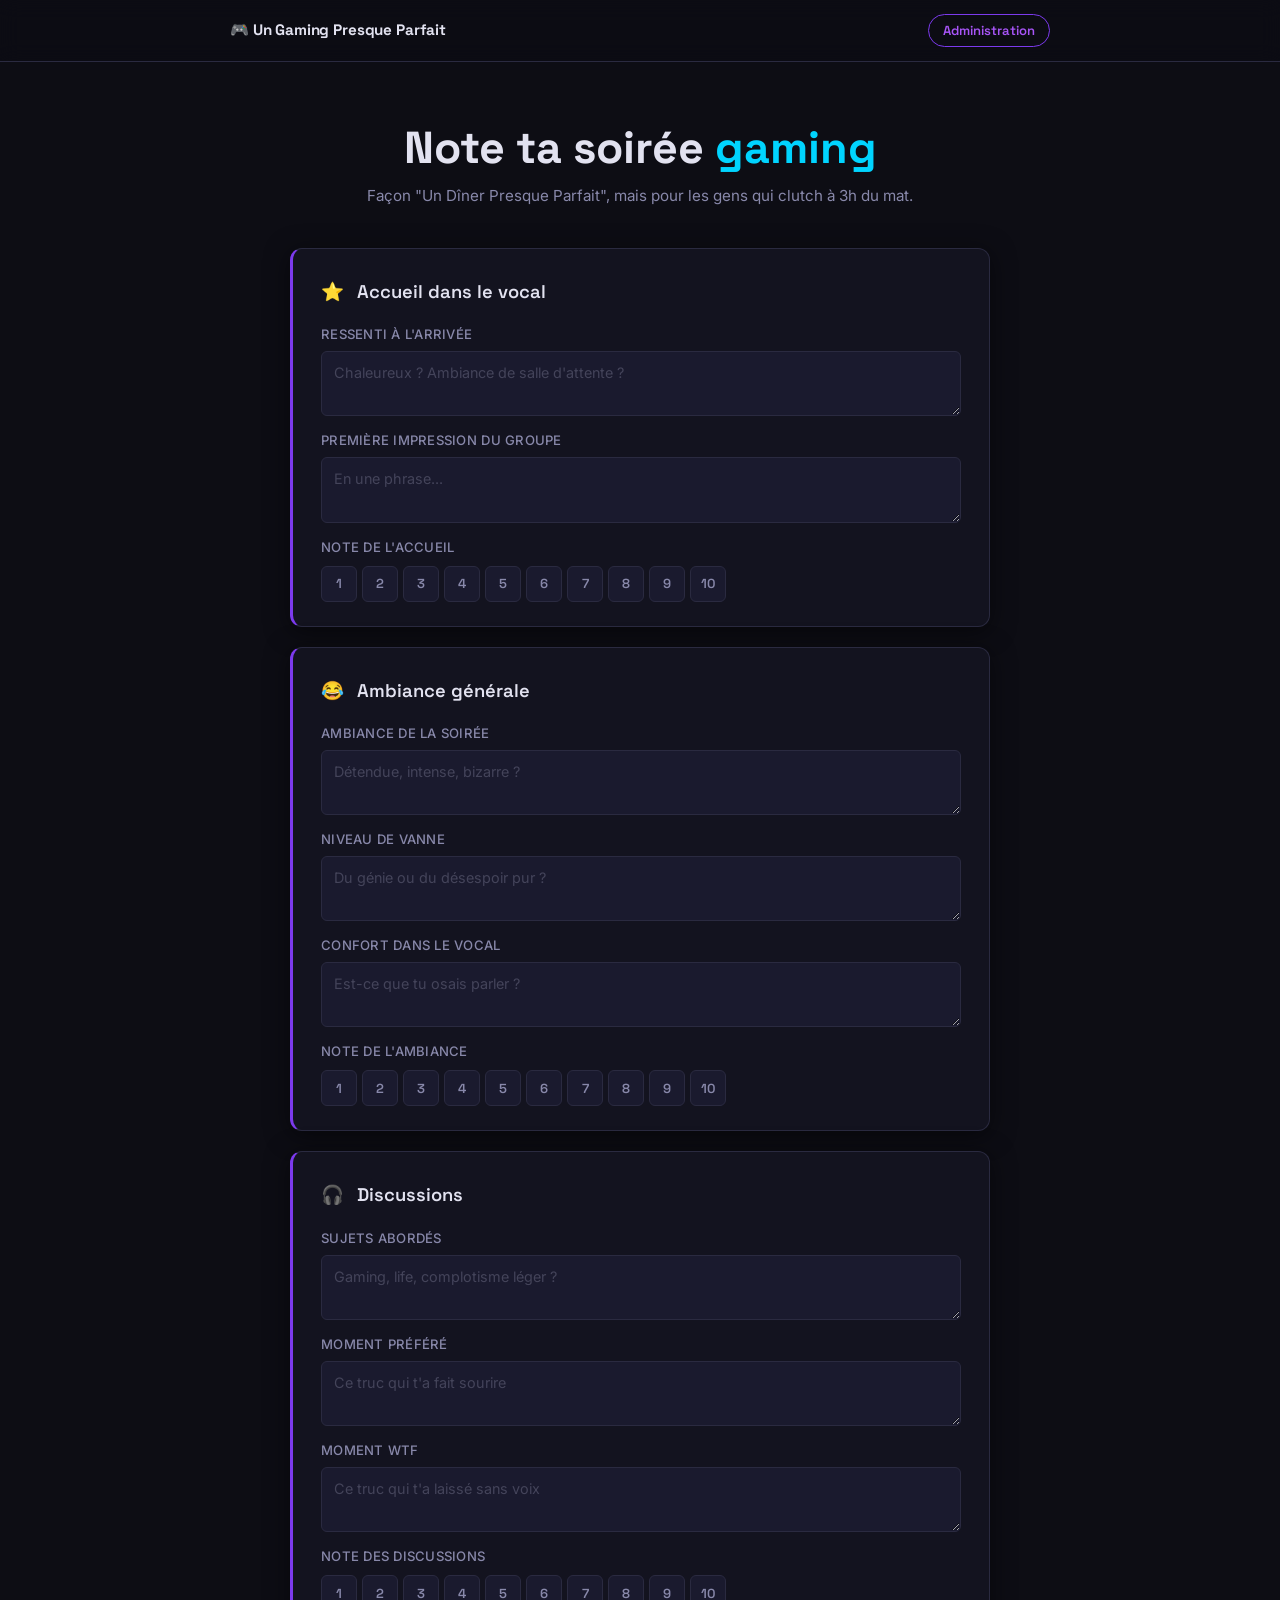
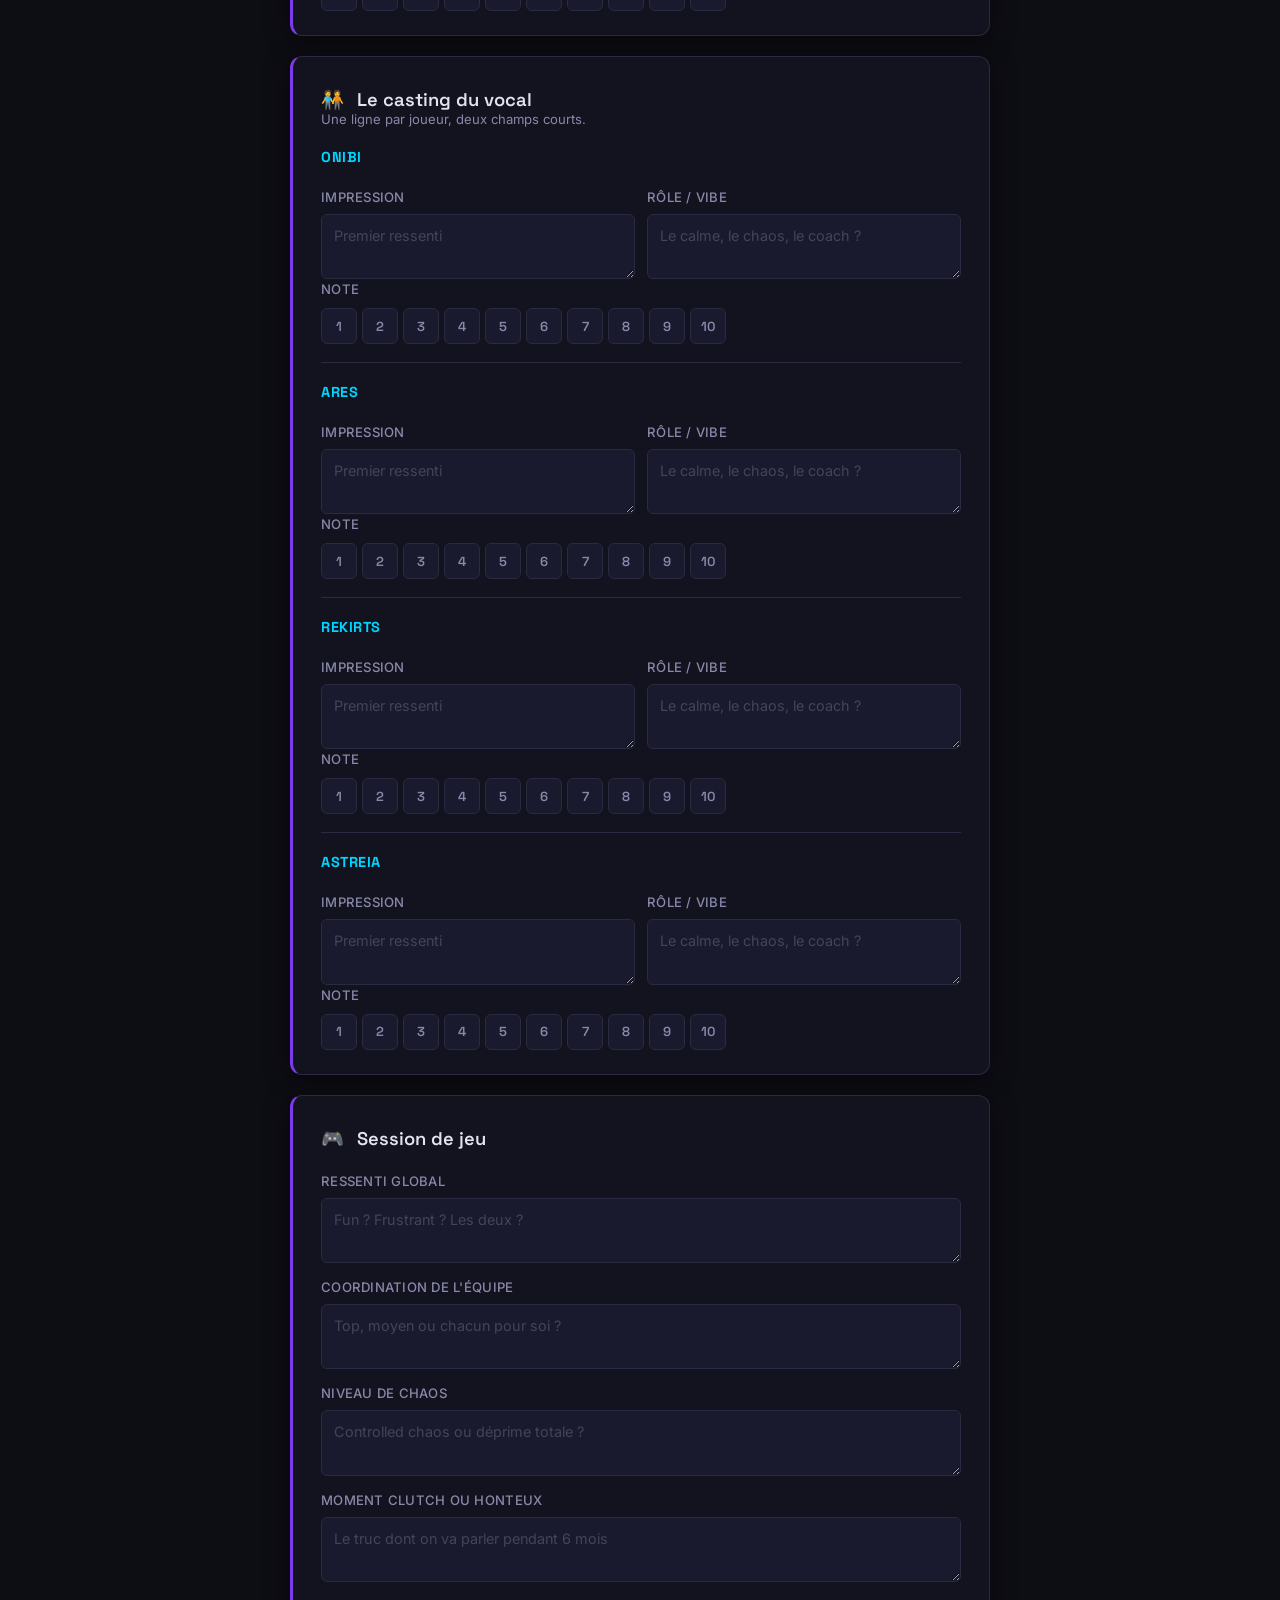
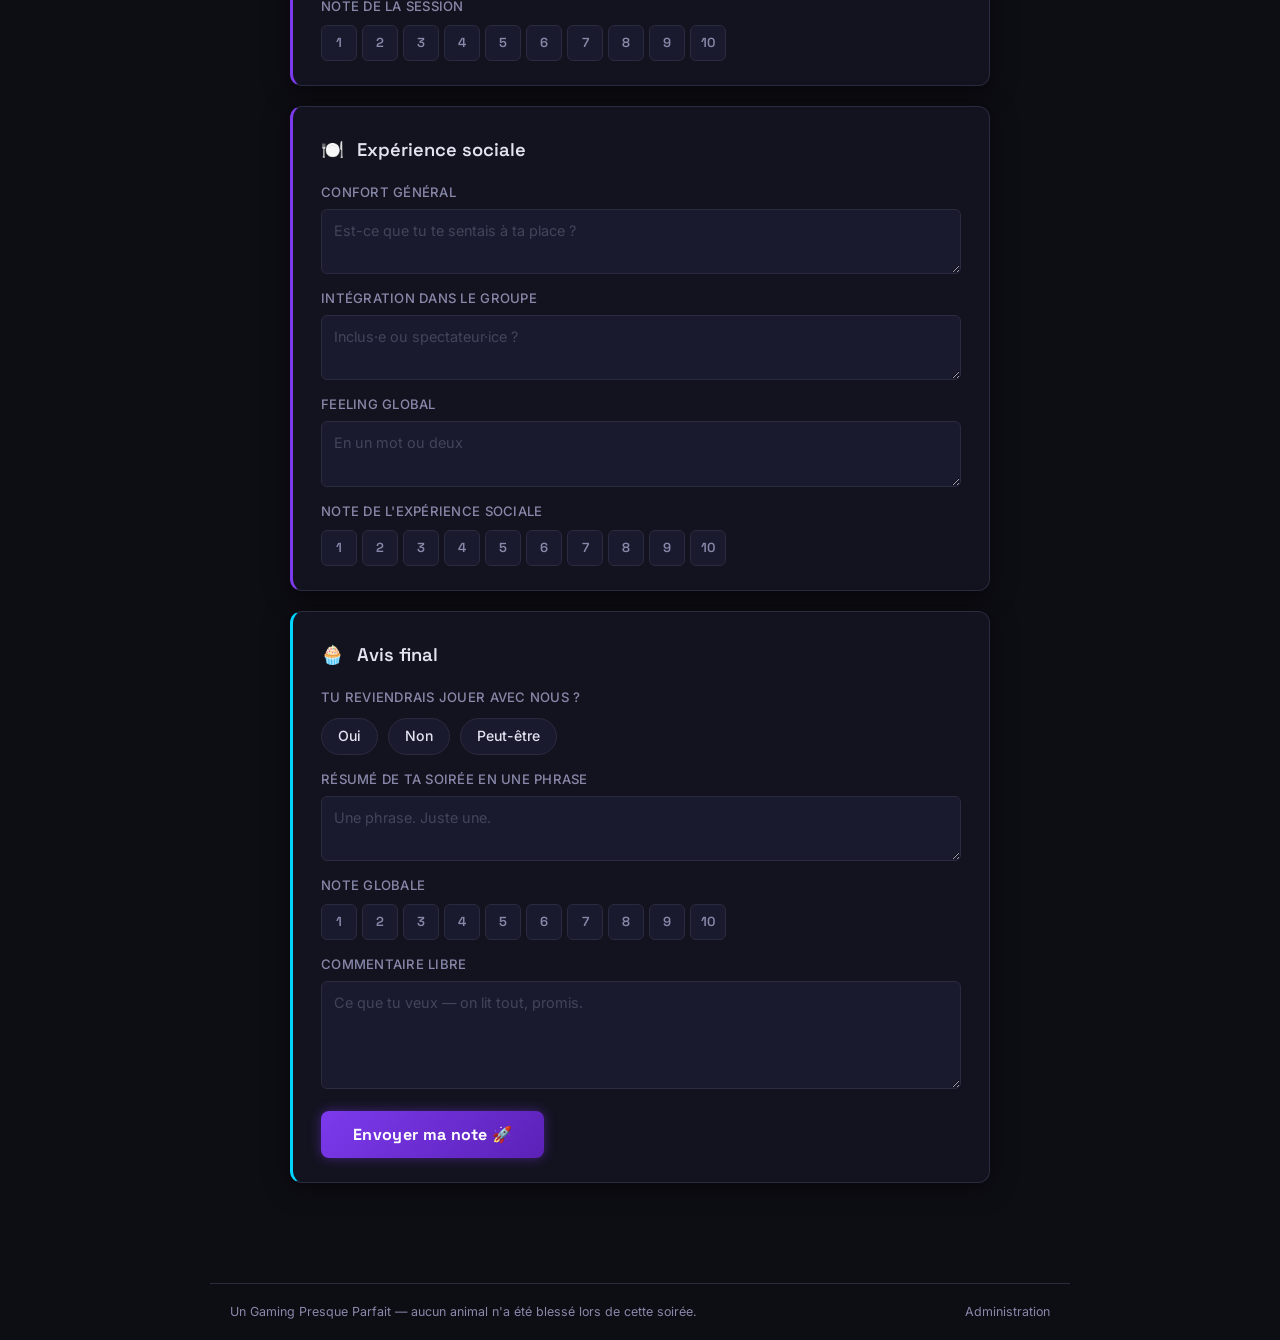
<file: index.html>
<!DOCTYPE html>
<html lang="fr">
<head>
  <meta charset="UTF-8" />
  <meta name="viewport" content="width=device-width, initial-scale=1.0" />
  <title>Un Gaming Presque Parfait</title>
  <link rel="stylesheet" href="style.css" />
</head>
<body>

  <!-- HEADER -->
  <header class="site-header">
    <div class="header-inner">
      <span class="logo">🎮 Un Gaming Presque Parfait</span>
      <a href="admin.html" class="btn-admin">Administration</a>
    </div>
  </header>

  <!-- HERO -->
  <section class="hero">
    <h1>Note ta soirée <span class="accent">gaming</span></h1>
    <p>Façon "Un Dîner Presque Parfait", mais pour les gens qui clutch à 3h du mat.</p>
  </section>

  <!-- FORM -->
  <main class="container">
    <form id="gamingForm">

      <!-- 1. ACCUEIL -->
      <div class="card">
        <h2><span class="section-icon">⭐</span> Accueil dans le vocal</h2>
        <div class="fields">
          <label>Ressenti à l'arrivée
            <textarea name="accueil_ressenti" placeholder="Chaleureux ? Ambiance de salle d'attente ?"></textarea>
          </label>
          <label>Première impression du groupe
            <textarea name="accueil_impression" placeholder="En une phrase..."></textarea>
          </label>
          <label class="note-label">Note de l'accueil
            <div class="rating-group" data-name="note_accueil"></div>
          </label>
        </div>
      </div>

      <!-- 2. AMBIANCE -->
      <div class="card">
        <h2><span class="section-icon">😂</span> Ambiance générale</h2>
        <div class="fields">
          <label>Ambiance de la soirée
            <textarea name="ambiance_ambiance" placeholder="Détendue, intense, bizarre ?"></textarea>
          </label>
          <label>Niveau de vanne
            <textarea name="ambiance_vannes" placeholder="Du génie ou du désespoir pur ?"></textarea>
          </label>
          <label>Confort dans le vocal
            <textarea name="ambiance_confort" placeholder="Est-ce que tu osais parler ?"></textarea>
          </label>
          <label class="note-label">Note de l'ambiance
            <div class="rating-group" data-name="note_ambiance"></div>
          </label>
        </div>
      </div>

      <!-- 3. DISCUSSIONS -->
      <div class="card">
        <h2><span class="section-icon">🎧</span> Discussions</h2>
        <div class="fields">
          <label>Sujets abordés
            <textarea name="disc_sujets" placeholder="Gaming, life, complotisme léger ?"></textarea>
          </label>
          <label>Moment préféré
            <textarea name="disc_moment_top" placeholder="Ce truc qui t'a fait sourire"></textarea>
          </label>
          <label>Moment WTF
            <textarea name="disc_moment_wtf" placeholder="Ce truc qui t'a laissé sans voix"></textarea>
          </label>
          <label class="note-label">Note des discussions
            <div class="rating-group" data-name="note_discussions"></div>
          </label>
        </div>
      </div>

      <!-- 4. CASTING -->
      <div class="card">
        <h2><span class="section-icon">🧑‍🤝‍🧑</span> Le casting du vocal</h2>
        <p class="card-subtitle">Une ligne par joueur, deux champs courts.</p>

        <!-- Onibi -->
        <div class="player-block">
          <h3 class="player-name">Onibi</h3>
          <div class="fields fields--row">
            <label>Impression
              <textarea name="onibi_impression" rows="2" placeholder="Premier ressenti"></textarea>
            </label>
            <label>Rôle / vibe
              <textarea name="onibi_vibe" rows="2" placeholder="Le calme, le chaos, le coach ?"></textarea>
            </label>
          </div>
          <label class="note-label">Note
            <div class="rating-group" data-name="note_onibi"></div>
          </label>
        </div>

        <!-- Ares -->
        <div class="player-block">
          <h3 class="player-name">Ares</h3>
          <div class="fields fields--row">
            <label>Impression
              <textarea name="ares_impression" rows="2" placeholder="Premier ressenti"></textarea>
            </label>
            <label>Rôle / vibe
              <textarea name="ares_vibe" rows="2" placeholder="Le calme, le chaos, le coach ?"></textarea>
            </label>
          </div>
          <label class="note-label">Note
            <div class="rating-group" data-name="note_ares"></div>
          </label>
        </div>

        <!-- Rekirts -->
        <div class="player-block">
          <h3 class="player-name">Rekirts</h3>
          <div class="fields fields--row">
            <label>Impression
              <textarea name="rekirts_impression" rows="2" placeholder="Premier ressenti"></textarea>
            </label>
            <label>Rôle / vibe
              <textarea name="rekirts_vibe" rows="2" placeholder="Le calme, le chaos, le coach ?"></textarea>
            </label>
          </div>
          <label class="note-label">Note
            <div class="rating-group" data-name="note_rekirts"></div>
          </label>
        </div>

        <!-- Astreia -->
        <div class="player-block">
          <h3 class="player-name">Astreia</h3>
          <div class="fields fields--row">
            <label>Impression
              <textarea name="astreia_impression" rows="2" placeholder="Premier ressenti"></textarea>
            </label>
            <label>Rôle / vibe
              <textarea name="astreia_vibe" rows="2" placeholder="Le calme, le chaos, le coach ?"></textarea>
            </label>
          </div>
          <label class="note-label">Note
            <div class="rating-group" data-name="note_astreia"></div>
          </label>
        </div>
      </div>

      <!-- 5. SESSION DE JEU -->
      <div class="card">
        <h2><span class="section-icon">🎮</span> Session de jeu</h2>
        <div class="fields">
          <label>Ressenti global
            <textarea name="jeu_ressenti" placeholder="Fun ? Frustrant ? Les deux ?"></textarea>
          </label>
          <label>Coordination de l'équipe
            <textarea name="jeu_coordination" placeholder="Top, moyen ou chacun pour soi ?"></textarea>
          </label>
          <label>Niveau de chaos
            <textarea name="jeu_chaos" placeholder="Controlled chaos ou déprime totale ?"></textarea>
          </label>
          <label>Moment clutch ou honteux
            <textarea name="jeu_moment" placeholder="Le truc dont on va parler pendant 6 mois"></textarea>
          </label>
          <label class="note-label">Note de la session
            <div class="rating-group" data-name="note_jeu"></div>
          </label>
        </div>
      </div>

      <!-- 6. EXPÉRIENCE SOCIALE -->
      <div class="card">
        <h2><span class="section-icon">🍽️</span> Expérience sociale</h2>
        <div class="fields">
          <label>Confort général
            <textarea name="social_confort" placeholder="Est-ce que tu te sentais à ta place ?"></textarea>
          </label>
          <label>Intégration dans le groupe
            <textarea name="social_integration" placeholder="Inclus·e ou spectateur·ice ?"></textarea>
          </label>
          <label>Feeling global
            <textarea name="social_feeling" placeholder="En un mot ou deux"></textarea>
          </label>
          <label class="note-label">Note de l'expérience sociale
            <div class="rating-group" data-name="note_social"></div>
          </label>
        </div>
      </div>

      <!-- 7. AVIS FINAL -->
      <div class="card card--final">
        <h2><span class="section-icon">🧁</span> Avis final</h2>
        <div class="fields">

          <label class="note-label">Tu reviendrais jouer avec nous ?
            <div class="radio-group">
              <label class="radio-option"><input type="radio" name="retour" value="Oui" required /><span>Oui</span></label>
              <label class="radio-option"><input type="radio" name="retour" value="Non" /><span>Non</span></label>
              <label class="radio-option"><input type="radio" name="retour" value="Peut-être" /><span>Peut-être</span></label>
            </div>
          </label>

          <label>Résumé de ta soirée en une phrase
            <textarea name="resume" placeholder="Une phrase. Juste une."></textarea>
          </label>

          <label class="note-label">Note globale
            <div class="rating-group" data-name="note_globale"></div>
          </label>

          <label>Commentaire libre
            <textarea name="commentaire" rows="4" placeholder="Ce que tu veux — on lit tout, promis."></textarea>
          </label>

        </div>

        <button type="submit" class="btn-submit">Envoyer ma note 🚀</button>
      </div>

    </form>

    <!-- SUCCESS MESSAGE -->
    <div id="successMsg" class="success-msg hidden">
      <span class="success-icon">✅</span>
      <p>Note enregistrée. On t'a vu noter un <strong id="globalScore"></strong>/10.</p>
      <a href="index.html" class="btn-back">Nouvelle réponse</a>
    </div>

  </main>

  <!-- FOOTER -->
  <footer class="site-footer">
    <span>Un Gaming Presque Parfait &mdash; aucun animal n'a été blessé lors de cette soirée.</span>
    <a href="admin.html">Administration</a>
  </footer>

  <script src="script.js"></script>
</body>
</html>
</file>
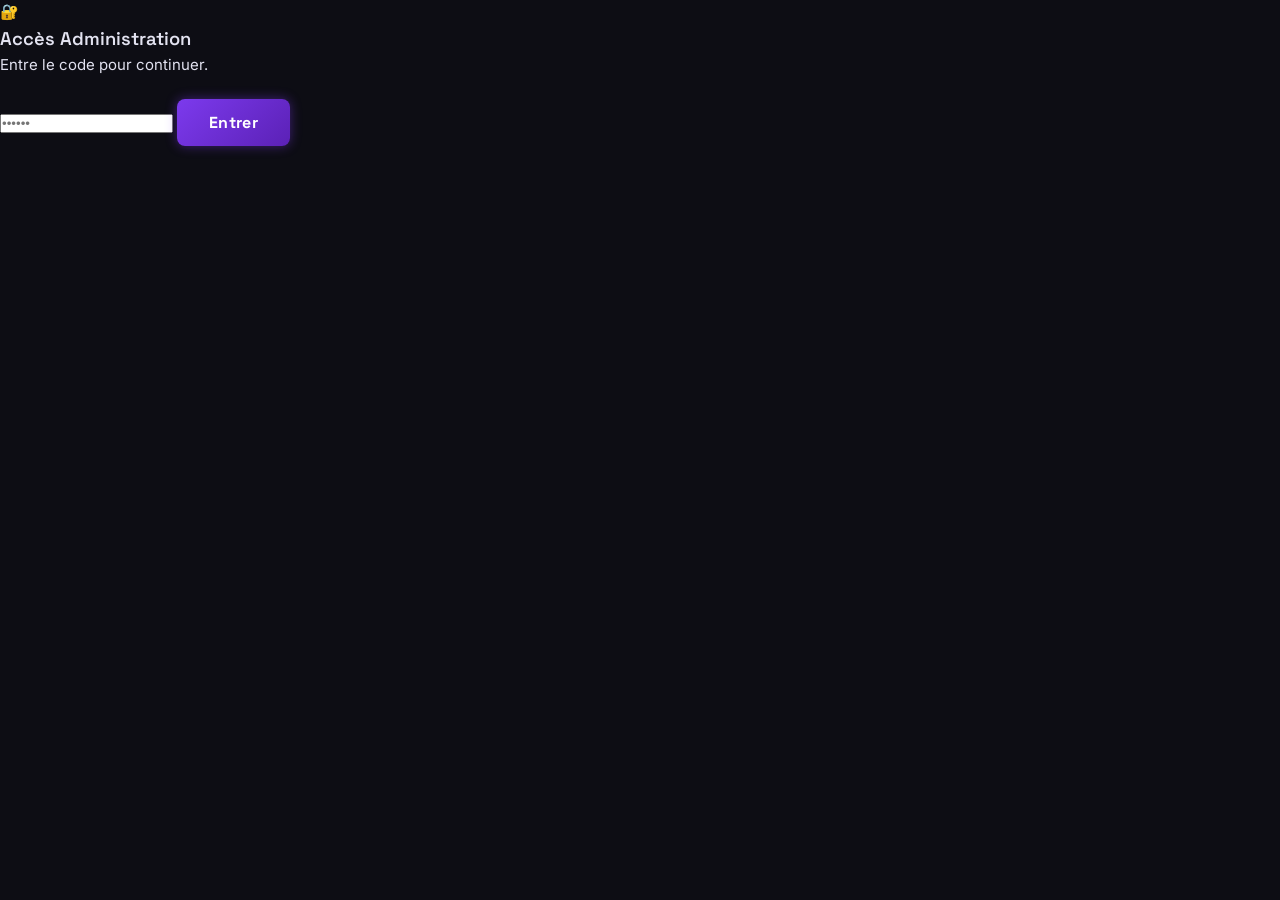
<file: admin (1).html>
<!DOCTYPE html>
<html lang="fr">
<head>
  <meta charset="UTF-8" />
  <meta name="viewport" content="width=device-width, initial-scale=1.0" />
  <title>Admin — Un Gaming Presque Parfait</title>
  <link rel="stylesheet" href="style.css" />
</head>
<body class="admin-page">

  <!-- ── ÉCRAN DE CODE D'ACCÈS ────────────────────────────── -->
  <div id="adminGate" class="gate-overlay">
    <div class="gate-box">
      <div class="gate-icon">🔐</div>
      <h2>Accès Administration</h2>
      <p>Entre le code pour continuer.</p>
      <div class="gate-input-wrap">
        <input type="password" id="gateInput" class="gate-input" placeholder="••••••" maxlength="20" autocomplete="off" />
        <button id="gateBtn" class="btn-submit">Entrer</button>
      </div>
      <p id="gateError" class="gate-error hidden">Code incorrect. Réessaie.</p>
    </div>
  </div>

  <!-- CONTENU ADMIN (masqué jusqu'au bon code) -->
  <div id="adminContent" class="hidden">

  <!-- HEADER -->
  <header class="site-header">
    <div class="header-inner">
      <span class="logo">🎮 Un Gaming Presque Parfait</span>
      <a href="index.html" class="btn-admin">← Questionnaire</a>
    </div>
  </header>

  <main class="container">
    <div class="admin-header">
      <h1>Administration <span class="accent">des réponses</span></h1>
      <p class="admin-subtitle">Toutes les notes reçues, moyennes automatiques.</p>
    </div>

    <!-- STATS GLOBALES -->
    <div class="stats-grid" id="statsGrid">
      <!-- Rempli par JS -->
    </div>

    <!-- LISTE DES RÉPONSES -->
    <div class="responses-header">
      <h2>Réponses individuelles</h2>
      <span id="responseCount" class="badge">0 réponse</span>
    </div>

    <div id="responsesList" class="responses-list">
      <!-- Rempli par JS -->
    </div>

    <!-- ÉTAT VIDE -->
    <div id="emptyState" class="empty-state hidden">
      <span class="empty-icon">🎮</span>
      <p>Aucune réponse pour l'instant.<br />Partagez le questionnaire.</p>
      <a href="index.html" class="btn-submit">Remplir le questionnaire</a>
    </div>

  </main>

  <!-- FOOTER -->
  <footer class="site-footer">
    <span>Un Gaming Presque Parfait &mdash; aucun animal n'a été blessé lors de cette soirée.</span>
    <a href="index.html">Questionnaire</a>
  </footer>

  </div><!-- /adminContent -->

  <script src="script.js"></script>
</body>
</html>
</file>
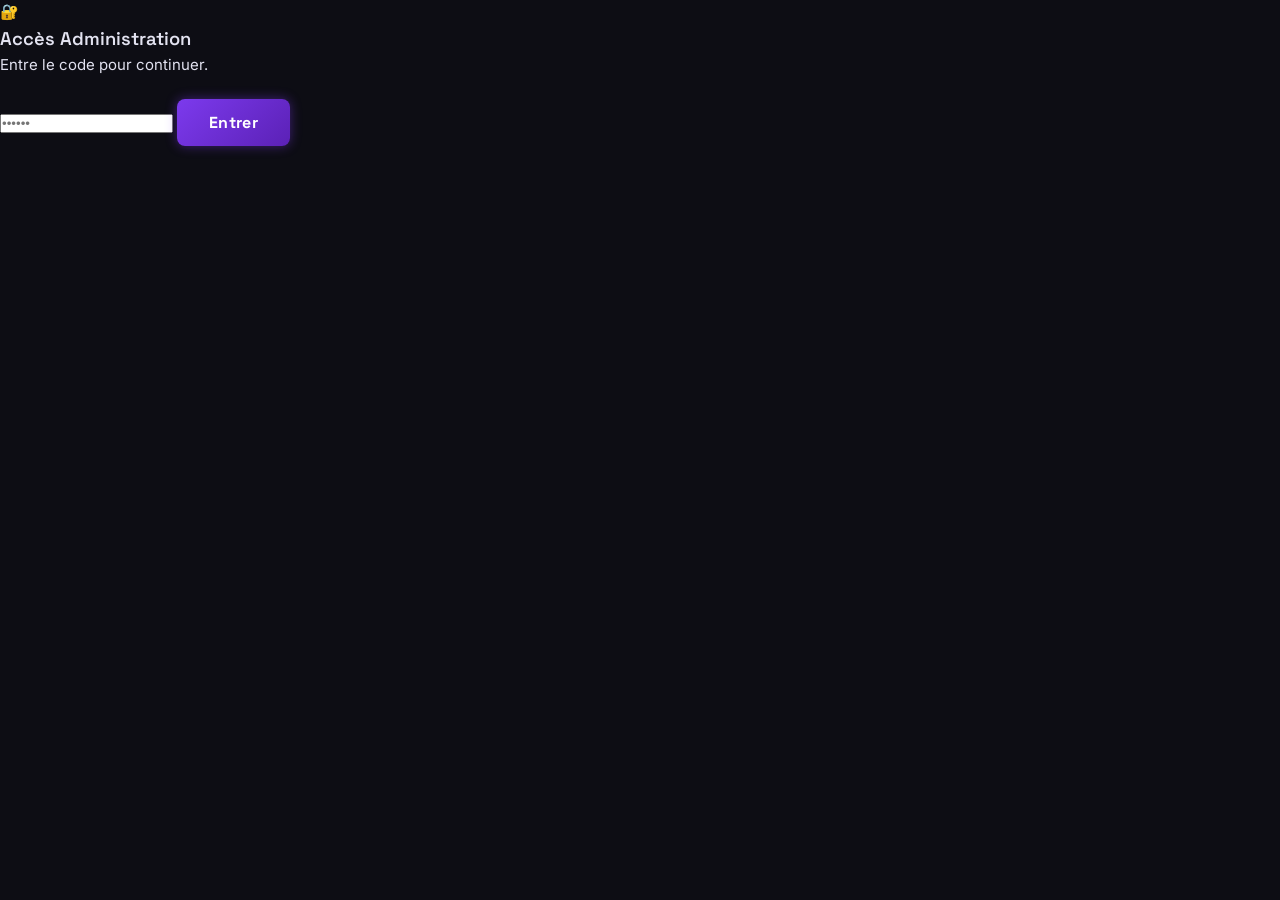
<file: admin.html>
<!DOCTYPE html>
<html lang="fr">
<head>
  <meta charset="UTF-8" />
  <meta name="viewport" content="width=device-width, initial-scale=1.0" />
  <title>Admin — Un Gaming Presque Parfait</title>
  <link rel="stylesheet" href="style.css" />
</head>
<body class="admin-page">

  <!-- ── ÉCRAN DE CODE D'ACCÈS ────────────────────────────── -->
  <div id="adminGate" class="gate-overlay">
    <div class="gate-box">
      <div class="gate-icon">🔐</div>
      <h2>Accès Administration</h2>
      <p>Entre le code pour continuer.</p>
      <div class="gate-input-wrap">
        <input type="password" id="gateInput" class="gate-input" placeholder="••••••" maxlength="20" autocomplete="off" />
        <button id="gateBtn" class="btn-submit">Entrer</button>
      </div>
      <p id="gateError" class="gate-error hidden">Code incorrect. Réessaie.</p>
    </div>
  </div>

  <!-- CONTENU ADMIN (masqué jusqu'au bon code) -->
  <div id="adminContent" class="hidden">

  <!-- HEADER -->
  <header class="site-header">
    <div class="header-inner">
      <span class="logo">🎮 Un Gaming Presque Parfait</span>
      <a href="index.html" class="btn-admin">← Questionnaire</a>
    </div>
  </header>

  <main class="container">
    <div class="admin-header">
      <h1>Administration <span class="accent">des réponses</span></h1>
      <p class="admin-subtitle">Toutes les notes reçues, moyennes automatiques.</p>
    </div>

    <!-- STATS GLOBALES -->
    <div class="stats-grid" id="statsGrid">
      <!-- Rempli par JS -->
    </div>

    <!-- LISTE DES RÉPONSES -->
    <div class="responses-header">
      <h2>Réponses individuelles</h2>
      <span id="responseCount" class="badge">0 réponse</span>
    </div>

    <div id="responsesList" class="responses-list">
      <!-- Rempli par JS -->
    </div>

    <!-- ÉTAT VIDE -->
    <div id="emptyState" class="empty-state hidden">
      <span class="empty-icon">🎮</span>
      <p>Aucune réponse pour l'instant.<br />Partagez le questionnaire.</p>
      <a href="index.html" class="btn-submit">Remplir le questionnaire</a>
    </div>

  </main>

  <!-- FOOTER -->
  <footer class="site-footer">
    <span>Un Gaming Presque Parfait &mdash; aucun animal n'a été blessé lors de cette soirée.</span>
    <a href="index.html">Questionnaire</a>
  </footer>

  </div><!-- /adminContent -->

 <script src="script.js?v=999999"></script>
</body>
</html>
</file>
<file: style.css>
/* ============================================================
   UN GAMING PRESQUE PARFAIT — style.css
   Palette: #0d0d14 bg | #7c3aed violet | #00d4ff cyan | #1a1a2e cards
   Font: Space Grotesk (display) + Inter (body)
   ============================================================ */

@import url('https://fonts.googleapis.com/css2?family=Space+Grotesk:wght@400;600;700&family=Inter:wght@400;500&display=swap');

/* ── Reset & base ──────────────────────────────────────────── */
*, *::before, *::after { box-sizing: border-box; margin: 0; padding: 0; }

:root {
  --bg:        #0d0d14;
  --bg-card:   #13131f;
  --bg-card2:  #1a1a2e;
  --violet:    #7c3aed;
  --violet-lt: #a855f7;
  --cyan:      #00d4ff;
  --cyan-dim:  #0099bb;
  --text:      #e2e2f0;
  --text-dim:  #8888aa;
  --border:    #2a2a40;
  --radius:    12px;
  --radius-sm: 6px;
  --shadow:    0 4px 24px rgba(0,0,0,.5);
  --glow-v:    0 0 12px rgba(124,58,237,.45);
  --glow-c:    0 0 12px rgba(0,212,255,.35);
}

html { scroll-behavior: smooth; }

body {
  background: var(--bg);
  color: var(--text);
  font-family: 'Inter', sans-serif;
  font-size: 15px;
  line-height: 1.6;
  min-height: 100vh;
}

/* ── Typography ────────────────────────────────────────────── */
h1, h2, h3 { font-family: 'Space Grotesk', sans-serif; }
h1 { font-size: clamp(1.8rem, 5vw, 2.8rem); font-weight: 700; line-height: 1.15; }
h2 { font-size: 1.15rem; font-weight: 600; color: var(--text); }
h3 { font-size: .95rem; font-weight: 600; }

.accent { color: var(--cyan); }

/* ── Header ────────────────────────────────────────────────── */
.site-header {
  position: sticky; top: 0; z-index: 100;
  background: rgba(13,13,20,.92);
  backdrop-filter: blur(10px);
  border-bottom: 1px solid var(--border);
}

.header-inner {
  max-width: 860px; margin: 0 auto;
  display: flex; align-items: center; justify-content: space-between;
  padding: 14px 20px;
}

.logo {
  font-family: 'Space Grotesk', sans-serif;
  font-weight: 700; font-size: .95rem;
  letter-spacing: -.01em;
}

.btn-admin {
  font-family: 'Space Grotesk', sans-serif;
  font-size: .82rem; font-weight: 600;
  color: var(--violet-lt);
  text-decoration: none;
  border: 1px solid var(--violet);
  border-radius: 20px;
  padding: 5px 14px;
  transition: background .2s, box-shadow .2s;
}
.btn-admin:hover { background: rgba(124,58,237,.15); box-shadow: var(--glow-v); }

/* ── Hero ──────────────────────────────────────────────────── */
.hero {
  text-align: center;
  padding: 60px 20px 40px;
  max-width: 600px; margin: 0 auto;
}
.hero p { color: var(--text-dim); margin-top: 10px; font-size: .95rem; }

/* ── Container ─────────────────────────────────────────────── */
.container {
  max-width: 740px; margin: 0 auto;
  padding: 0 20px 80px;
}

/* ── Cards ─────────────────────────────────────────────────── */
.card {
  background: var(--bg-card);
  border: 1px solid var(--border);
  border-left: 3px solid var(--violet);
  border-radius: var(--radius);
  padding: 28px 28px 24px;
  margin-bottom: 20px;
  box-shadow: var(--shadow);
  transition: border-left-color .25s;
}
.card:focus-within { border-left-color: var(--cyan); }
.card--final { border-left-color: var(--cyan); }

.section-icon { margin-right: 8px; }

.card-subtitle {
  font-size: .82rem; color: var(--text-dim);
  margin: -6px 0 16px;
}

/* ── Fields ────────────────────────────────────────────────── */
.fields { display: flex; flex-direction: column; gap: 14px; margin-top: 18px; }

.fields--row {
  flex-direction: row; gap: 12px;
}
.fields--row label { flex: 1; }

label {
  display: flex; flex-direction: column;
  gap: 6px; font-size: .82rem;
  font-weight: 500; color: var(--text-dim);
  letter-spacing: .02em; text-transform: uppercase;
}

textarea {
  background: var(--bg-card2);
  border: 1px solid var(--border);
  border-radius: var(--radius-sm);
  color: var(--text);
  font-family: 'Inter', sans-serif;
  font-size: .9rem; line-height: 1.5;
  padding: 10px 12px;
  resize: vertical; min-height: 62px;
  transition: border-color .2s, box-shadow .2s;
}
textarea:focus {
  outline: none;
  border-color: var(--violet-lt);
  box-shadow: 0 0 0 2px rgba(124,58,237,.18);
}
textarea::placeholder { color: #44445a; }

/* ── Player blocks ─────────────────────────────────────────── */
.player-block {
  border-top: 1px solid var(--border);
  padding-top: 18px; margin-top: 18px;
}
.player-block:first-of-type { border-top: none; padding-top: 0; margin-top: 8px; }

.player-name {
  font-family: 'Space Grotesk', sans-serif;
  font-size: .9rem; font-weight: 700;
  color: var(--cyan);
  letter-spacing: .04em; text-transform: uppercase;
  margin-bottom: 12px;
}

/* ── Star / numeric rating ─────────────────────────────────── */
.note-label { gap: 8px; }

.rating-group {
  display: flex; gap: 5px; align-items: center; flex-wrap: wrap;
}

/* Buttons 1-10 built by JS */
.rating-btn {
  width: 36px; height: 36px;
  display: flex; align-items: center; justify-content: center;
  background: var(--bg-card2);
  border: 1px solid var(--border);
  border-radius: var(--radius-sm);
  color: var(--text-dim);
  font-family: 'Space Grotesk', sans-serif;
  font-size: .82rem; font-weight: 600;
  cursor: pointer;
  transition: background .15s, border-color .15s, color .15s, transform .1s;
  user-select: none;
}
.rating-btn:hover { border-color: var(--violet-lt); color: var(--text); transform: translateY(-1px); }
.rating-btn.active {
  background: var(--violet);
  border-color: var(--violet);
  color: #fff;
  box-shadow: var(--glow-v);
}
/* hidden real input */
.rating-input { display: none; }

/* ── Radio group ───────────────────────────────────────────── */
.radio-group {
  display: flex; gap: 10px; flex-wrap: wrap; margin-top: 2px;
}

.radio-option {
  display: flex; align-items: center; gap: 7px;
  background: var(--bg-card2);
  border: 1px solid var(--border);
  border-radius: 20px;
  padding: 6px 16px;
  cursor: pointer;
  font-size: .88rem; font-weight: 500;
  color: var(--text);
  text-transform: none; letter-spacing: 0;
  transition: border-color .15s, background .15s;
}
.radio-option input { display: none; }
.radio-option:has(input:checked) {
  border-color: var(--cyan);
  background: rgba(0,212,255,.1);
  color: var(--cyan);
}

/* ── Submit button ─────────────────────────────────────────── */
.btn-submit {
  display: inline-block;
  margin-top: 22px;
  padding: 13px 32px;
  background: linear-gradient(135deg, var(--violet) 0%, #5b21b6 100%);
  border: none; border-radius: 8px;
  color: #fff;
  font-family: 'Space Grotesk', sans-serif;
  font-size: 1rem; font-weight: 700;
  cursor: pointer;
  letter-spacing: .02em;
  transition: opacity .2s, box-shadow .2s, transform .15s;
  box-shadow: var(--glow-v);
  text-decoration: none;
}
.btn-submit:hover { opacity: .9; transform: translateY(-1px); box-shadow: 0 0 20px rgba(124,58,237,.6); }
.btn-submit:active { transform: translateY(0); }

/* ── Success message ───────────────────────────────────────── */
.success-msg {
  text-align: center;
  padding: 60px 20px;
  display: flex; flex-direction: column; align-items: center; gap: 14px;
}
.success-icon { font-size: 2.5rem; }
.success-msg p { color: var(--text-dim); font-size: .95rem; }
.success-msg strong { color: var(--cyan); }

.btn-back {
  color: var(--violet-lt); text-decoration: none;
  font-size: .85rem; border-bottom: 1px dashed var(--violet);
  padding-bottom: 2px;
}

.hidden { display: none !important; }

/* ── Admin page ────────────────────────────────────────────── */
.admin-header { padding: 44px 0 30px; }
.admin-subtitle { color: var(--text-dim); margin-top: 6px; }

/* Stats grid */
.stats-grid {
  display: grid;
  grid-template-columns: repeat(auto-fill, minmax(150px, 1fr));
  gap: 12px;
  margin-bottom: 36px;
}

.stat-card {
  background: var(--bg-card);
  border: 1px solid var(--border);
  border-radius: var(--radius);
  padding: 16px 18px;
  display: flex; flex-direction: column; gap: 4px;
}
.stat-card .stat-label { font-size: .72rem; color: var(--text-dim); text-transform: uppercase; letter-spacing: .05em; }
.stat-card .stat-value {
  font-family: 'Space Grotesk', sans-serif;
  font-size: 1.6rem; font-weight: 700;
  color: var(--cyan);
}
.stat-card .stat-sub { font-size: .72rem; color: var(--text-dim); }

/* Responses list */
.responses-header {
  display: flex; align-items: center; gap: 12px;
  margin-bottom: 16px;
}

.badge {
  background: rgba(124,58,237,.2);
  border: 1px solid var(--violet);
  color: var(--violet-lt);
  border-radius: 20px;
  font-size: .75rem; font-weight: 600;
  padding: 2px 10px;
  font-family: 'Space Grotesk', sans-serif;
}

.responses-list { display: flex; flex-direction: column; gap: 16px; }

/* Single response card */
.response-card {
  background: var(--bg-card);
  border: 1px solid var(--border);
  border-radius: var(--radius);
  overflow: hidden;
}

.response-card-header {
  display: flex; align-items: center; justify-content: space-between;
  padding: 14px 20px;
  background: var(--bg-card2);
  border-bottom: 1px solid var(--border);
  cursor: pointer;
  user-select: none;
}

.response-meta { display: flex; flex-direction: column; gap: 2px; }
.response-date { font-size: .78rem; color: var(--text-dim); }
.response-score {
  font-family: 'Space Grotesk', sans-serif;
  font-weight: 700; font-size: 1rem;
  color: var(--cyan);
}

.response-actions { display: flex; align-items: center; gap: 10px; }

.btn-delete {
  background: rgba(239,68,68,.1);
  border: 1px solid rgba(239,68,68,.35);
  border-radius: 6px;
  color: #f87171;
  font-size: .78rem; font-weight: 600;
  padding: 4px 10px;
  cursor: pointer;
  transition: background .15s;
}
.btn-delete:hover { background: rgba(239,68,68,.25); }

.toggle-icon { color: var(--text-dim); font-size: .9rem; transition: transform .2s; }
.response-card.open .toggle-icon { transform: rotate(180deg); }

.response-body {
  padding: 20px;
  display: none;
}
.response-card.open .response-body { display: block; }

/* Table inside card */
.response-table {
  width: 100%;
  border-collapse: collapse;
  font-size: .82rem;
}
.response-table th {
  text-align: left;
  color: var(--text-dim);
  font-weight: 500;
  padding: 6px 10px 6px 0;
  border-bottom: 1px solid var(--border);
  width: 40%;
  text-transform: uppercase;
  letter-spacing: .04em;
  font-size: .72rem;
}
.response-table td {
  padding: 6px 10px 6px 0;
  border-bottom: 1px solid rgba(42,42,64,.5);
  vertical-align: top;
  color: var(--text);
}
.response-table td.note { color: var(--violet-lt); font-weight: 700; font-family: 'Space Grotesk', sans-serif; }

/* Section header row in table */
.response-table .section-row td {
  padding-top: 14px;
  font-family: 'Space Grotesk', sans-serif;
  font-weight: 700;
  font-size: .78rem;
  color: var(--cyan);
  border-bottom: 1px solid var(--border);
  text-transform: uppercase;
  letter-spacing: .06em;
}

/* Empty state */
.empty-state {
  text-align: center;
  padding: 80px 20px;
  display: flex; flex-direction: column; align-items: center; gap: 16px;
}
.empty-icon { font-size: 3rem; }
.empty-state p { color: var(--text-dim); line-height: 1.7; }

/* ── Footer ────────────────────────────────────────────────── */
.site-footer {
  border-top: 1px solid var(--border);
  padding: 18px 20px;
  display: flex; align-items: center; justify-content: space-between;
  max-width: 860px; margin: 0 auto;
  font-size: .78rem; color: var(--text-dim);
}
.site-footer a { color: var(--text-dim); text-decoration: none; }
.site-footer a:hover { color: var(--violet-lt); }

/* ── Responsive ────────────────────────────────────────────── */
@media (max-width: 600px) {
  .card { padding: 20px 16px; }
  .fields--row { flex-direction: column; }
  .header-inner { gap: 10px; }
  .logo { font-size: .85rem; }
  .stats-grid { grid-template-columns: 1fr 1fr; }
  .site-footer { flex-direction: column; gap: 6px; text-align: center; }
}
</file>
